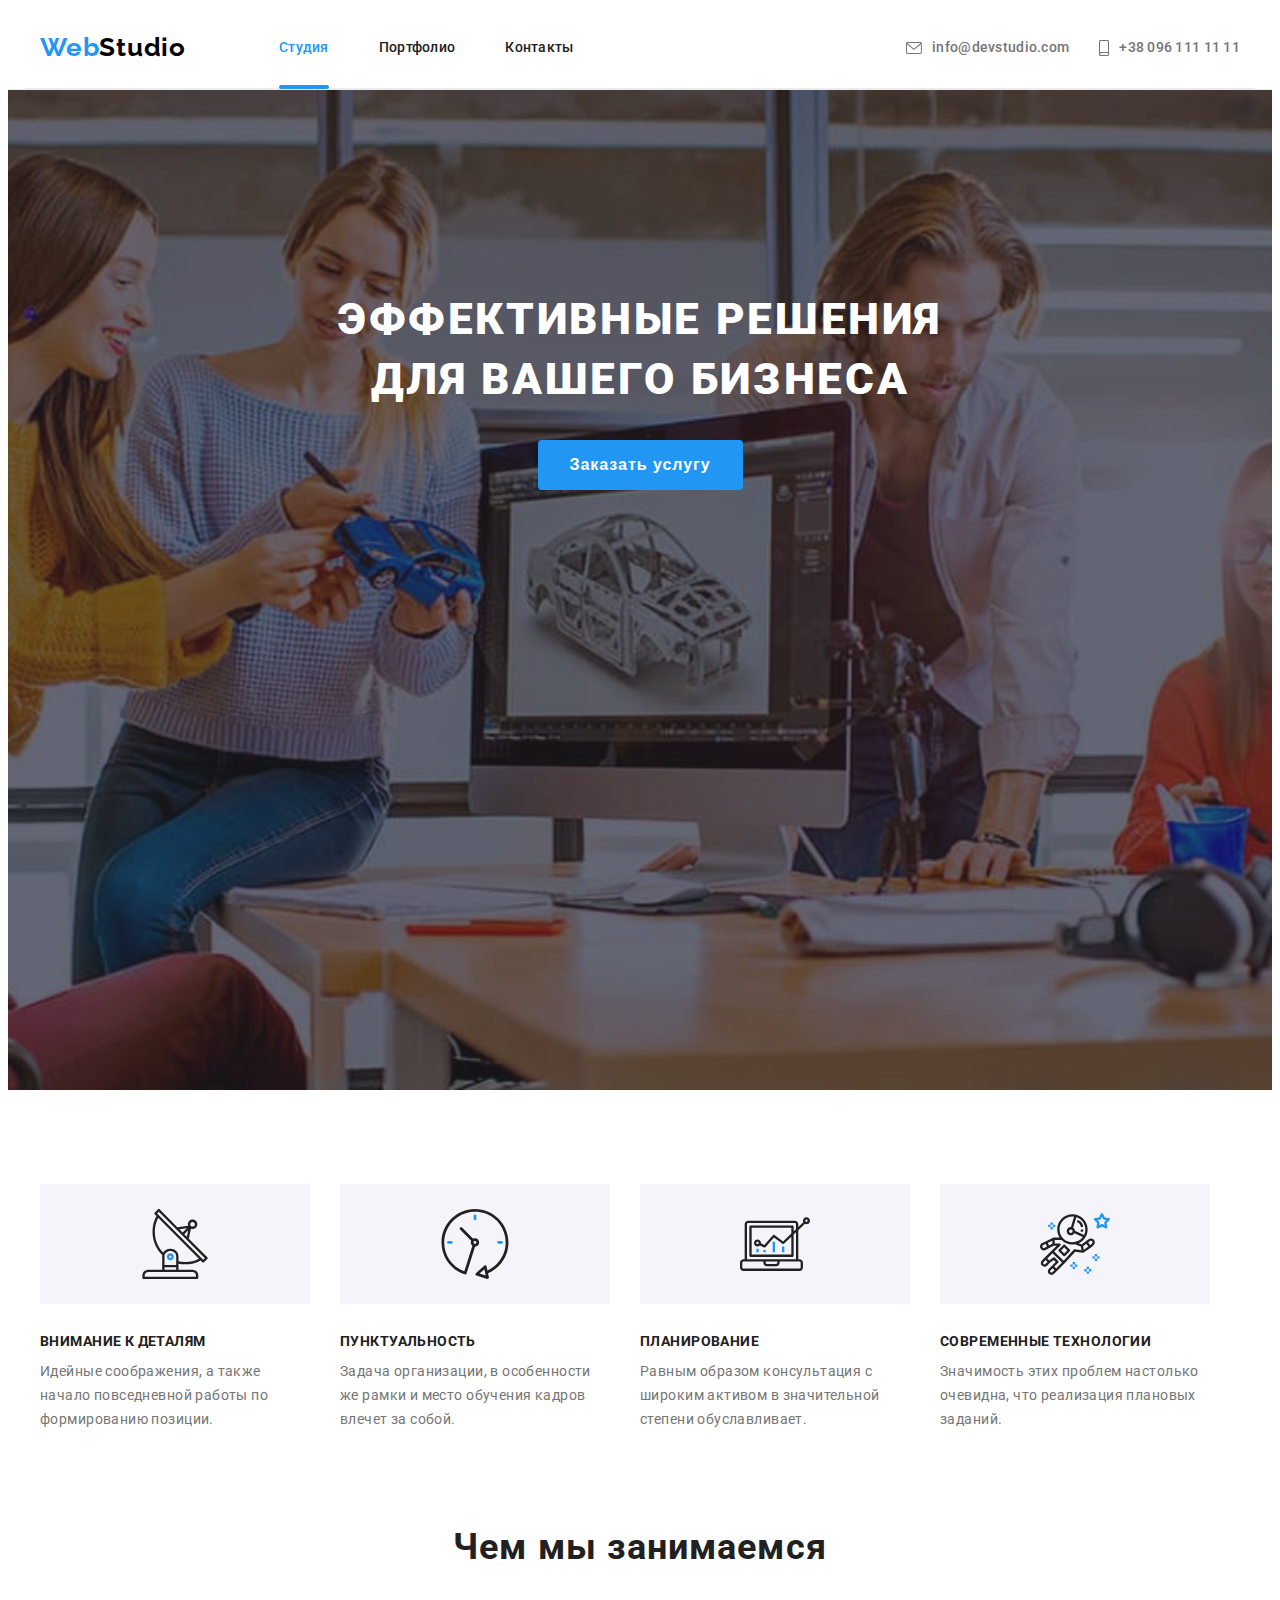
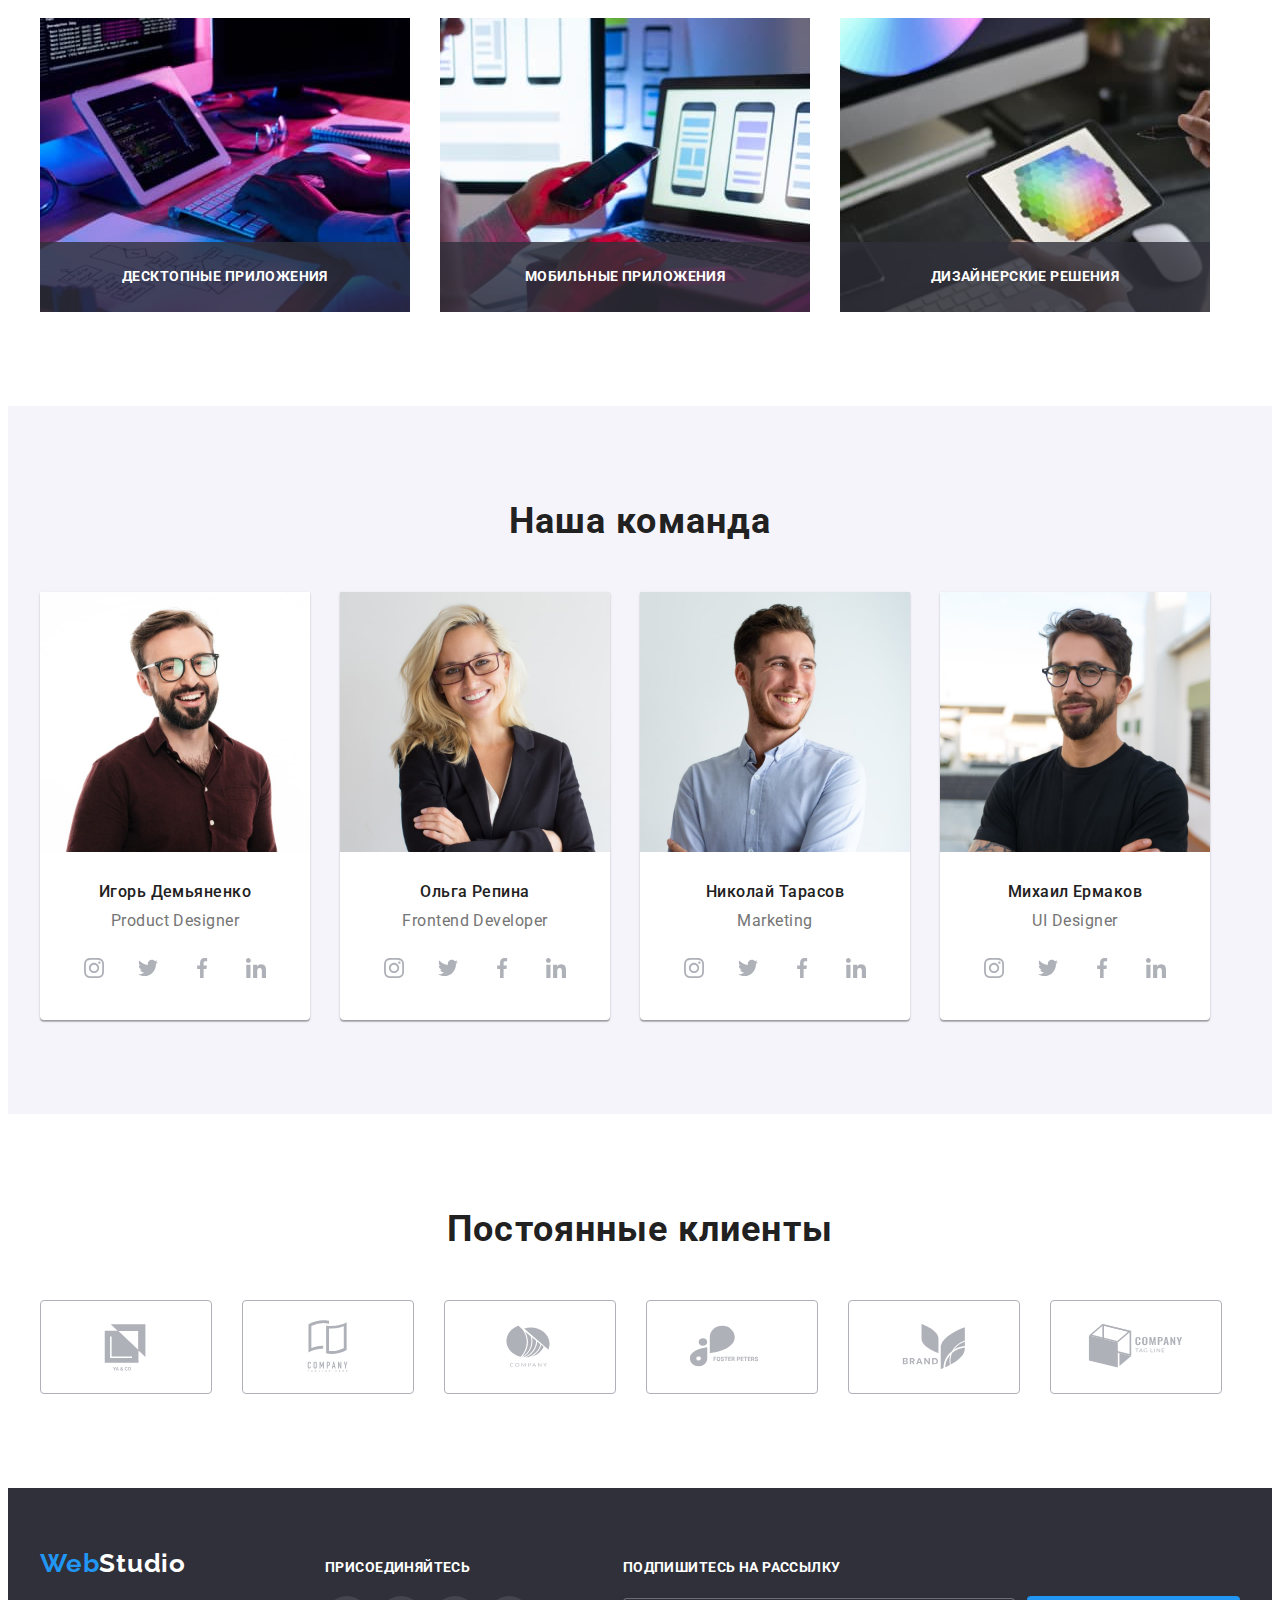
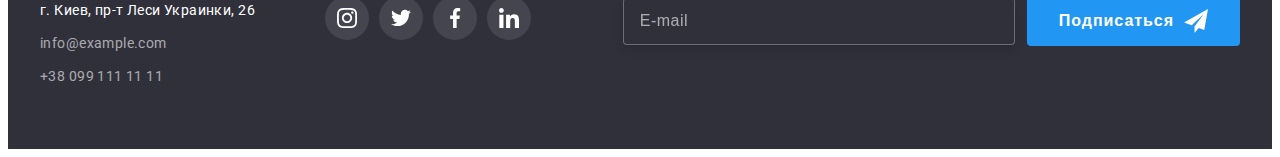
<file: index.html>
<!DOCTYPE html>
<html lang="ru">
  <head>
    <meta charset="UTF-8" />
    <meta http-equiv="X-UA-Compatible" content="IE=edge" />
    <meta name="viewport" content="width=device-width, initial-scale=1.0" />
    <title>WebStudio</title>
    <link
      rel="stylesheet"
      href="https://cdnjs.cloudflare.com/ajax/libs/modern-normalize/1.1.0/modern-normalize.min.css"
      integrity="sha512-wpPYUAdjBVSE4KJnH1VR1HeZfpl1ub8YT/NKx4PuQ5NmX2tKuGu6U/JRp5y+Y8XG2tV+wKQpNHVUX03MfMFn9Q=="
      crossorigin="anonymous"
      referrerpolicy="no-referrer"
    />
    <link rel="preconnect" href="https://fonts.gstatic.com" crossorigin />
    <link rel="stylesheet" href="https://fonts.googleapis.com/css2?family=Raleway:wght@700&family=Roboto:wght@400;500;700;900&display=swap" />
    <link rel="stylesheet" href="./css/main.min.css" />
  </head>

  <body>
    <header class="underline">
      <div class="page-header container">
        <nav class="nav">
          <a class="logo logo__header" href="./index.html">Web<span class="logo__header--color">Studio</span></a>

          <ul class="page-header__list nav-bar">
            <li class="nav-bar__item"><a class="nav-bar__link nav-bar__current" href="./index.html">Студия</a></li>
            <li class="nav-bar__item"><a class="nav-bar__link" href="./portfolio.html">Портфолио</a></li>
            <li class="nav-bar__item"><a class="nav-bar__link" href="">Контакты</a></li>
          </ul>
        </nav>

        <ul class="page-header__list page-header__contacts">
          <li class="section__item">
            <a class="page-header__link" href="mailto:info@devstudio.com">
              <svg class="page-header__icon" width="16" height="12">
                <use href="./images/icons.svg#envelope"></use>
              </svg>
              info@devstudio.com
            </a>
          </li>

          <li class="section__item">
            <a class="page-header__link" href="tel:+380961111111">
              <svg class="page-header__icon" width="10" height="16">
                <use href="./images/icons.svg#smartphone"></use>
              </svg>
              +38 096 111 11 11
            </a>
          </li>
        </ul>
      </div>
    </header>

    <main>
      <!--Hero section-->
      <section class="hero">
        <div class="container">
          <h1 class="hero__title">Эффективные решения <br />для вашего бизнеса</h1>
          <button class="button" type="button" data-modal-open>Заказать услугу</button>
        </div>
      </section>

      <!--Features section-->
      <section class="section">
        <div class="container">
          <h2 class="visually-hidden">Наши особенности</h2>

          <ul class="section__list">
            <li class="section__item features">
              <div class="features__box">
                <svg width="70" height="70">
                  <use href="./images/icons.svg#antenna"></use>
                </svg>
              </div>
              <h3 class="features__title">Внимание к деталям</h3>
              <p class="features__text">Идейные соображения, а также начало повседневной работы по формированию позиции.</p>
            </li>

            <li class="section__item features">
              <div class="features__box">
                <svg width="70" height="70">
                  <use href="./images/icons.svg#clock"></use>
                </svg>
              </div>
              <h3 class="features__title">Пунктуальность</h3>
              <p class="features__text">Задача организации, в особенности же рамки и место обучения кадров влечет за собой.</p>
            </li>

            <li class="section__item features">
              <div class="features__box">
                <svg width="70" height="70">
                  <use href="./images/icons.svg#diagram"></use>
                </svg>
              </div>
              <h3 class="features__title">Планирование</h3>
              <p class="features__text">Равным образом консультация с широким активом в значительной степени обуславливает.</p>
            </li>

            <li class="section__item features">
              <div class="features__box">
                <svg width="70" height="70">
                  <use href="./images/icons.svg#astronaut"></use>
                </svg>
              </div>
              <h3 class="features__title">Современные технологии</h3>
              <p class="features__text">Значимость этих проблем настолько очевидна, что реализация плановых заданий.</p>
            </li>
          </ul>
        </div>
      </section>

      <!--Works section-->
      <section class="section section--no-padding-top">
        <div class="container">
          <h2 class="section__title">Чем мы занимаемся</h2>
          <ul class="section__list">
            <li class="section__item">
              <div class="section__box">
                <img src="./images/desktop-applications.jpg" alt="Десктопные приложения" width="370" />
                <p class="section__text">Десктопные приложения</p>
              </div>
            </li>

            <li class="section__item">
              <div class="section__box">
                <img src="./images/mobile-applications.jpg" alt="Мобильные приложения" width="370" />
                <p class="section__text">Мобильные приложения</p>
              </div>
            </li>

            <li class="section__item">
              <div class="section__box">
                <img src="./images/design-solutions.jpg" alt="Дизайнерские решения" width="370" />
                <p class="section__text">Дизайнерские решения</p>
              </div>
            </li>
          </ul>
        </div>
      </section>

      <!--Team section-->
      <section class="section section--color">
        <div class="container">
          <h2 class="section__title">Наша команда</h2>
          <ul class="section__list">
            <li class="section__item card">
              <img src="./images/team-card-igor.jpg" alt="Игорь" width="270" />
              <div class="card__box">
                <h3 class="card__title">Игорь Демьяненко</h3>
                <p class="card__text">Product Designer</p>

                <ul class="section__list">
                  <li class="card__list">
                    <a class="card__link" href="">
                      <svg width="20" height="20">
                        <use href="./images/icons.svg#instagram"></use>
                      </svg>
                    </a>
                  </li>

                  <li class="card__list">
                    <a class="card__link" href="">
                      <svg width="20" height="20">
                        <use href="./images/icons.svg#twitter"></use>
                      </svg>
                    </a>
                  </li>

                  <li class="card__list">
                    <a class="card__link" href="">
                      <svg width="20" height="20">
                        <use href="./images/icons.svg#facebook"></use>
                      </svg>
                    </a>
                  </li>

                  <li class="card__list">
                    <a class="card__link" href="">
                      <svg width="20" height="20">
                        <use href="./images/icons.svg#linkedin"></use>
                      </svg>
                    </a>
                  </li>
                </ul>
              </div>
            </li>

            <li class="section__item card">
              <img src="./images/team-card-olga.jpg" alt="Ольга" width="270" />
              <div class="card__box">
                <h3 class="card__title">Ольга Репина</h3>
                <p class="card__text">Frontend Developer</p>
                <ul class="section__list">
                  <li class="card__list">
                    <a class="card__link" href="">
                      <svg width="20" height="20">
                        <use href="./images/icons.svg#instagram"></use>
                      </svg>
                    </a>
                  </li>

                  <li class="card__list">
                    <a class="card__link" href="">
                      <svg width="20" height="20">
                        <use href="./images/icons.svg#twitter"></use>
                      </svg>
                    </a>
                  </li>

                  <li class="card__list">
                    <a class="card__link" href="">
                      <svg width="20" height="20">
                        <use href="./images/icons.svg#facebook"></use>
                      </svg>
                    </a>
                  </li>

                  <li class="card__list">
                    <a class="card__link" href="">
                      <svg width="20" height="20">
                        <use href="./images/icons.svg#linkedin"></use>
                      </svg>
                    </a>
                  </li>
                </ul>
              </div>
            </li>

            <li class="section__item card">
              <img src="./images/team-card-nikolay.jpg" alt="Николай" width="270" />
              <div class="card__box">
                <h3 class="card__title">Николай Тарасов</h3>
                <p class="card__text">Marketing</p>
                <ul class="section__list">
                  <li class="card__list">
                    <a class="card__link" href="">
                      <svg width="20" height="20">
                        <use href="./images/icons.svg#instagram"></use>
                      </svg>
                    </a>
                  </li>

                  <li class="card__list">
                    <a class="card__link" href="">
                      <svg width="20" height="20">
                        <use href="./images/icons.svg#twitter"></use>
                      </svg>
                    </a>
                  </li>

                  <li class="card__list">
                    <a class="card__link" href="">
                      <svg width="20" height="20">
                        <use href="./images/icons.svg#facebook"></use>
                      </svg>
                    </a>
                  </li>

                  <li class="card__list">
                    <a class="card__link" href="">
                      <svg width="20" height="20">
                        <use href="./images/icons.svg#linkedin"></use>
                      </svg>
                    </a>
                  </li>
                </ul>
              </div>
            </li>

            <li class="section__item card">
              <img src="./images/team-card-michael.jpg" alt="Михаил" width="270" />
              <div class="card__box">
                <h3 class="card__title">Михаил Ермаков</h3>
                <p class="card__text">UI Designer</p>
                <ul class="section__list">
                  <li class="card__list">
                    <a class="card__link" href="">
                      <svg width="20" height="20">
                        <use href="./images/icons.svg#instagram"></use>
                      </svg>
                    </a>
                  </li>

                  <li class="card__list">
                    <a class="card__link" href="">
                      <svg width="20" height="20">
                        <use href="./images/icons.svg#twitter"></use>
                      </svg>
                    </a>
                  </li>

                  <li class="card__list">
                    <a class="card__link" href="">
                      <svg width="20" height="20">
                        <use href="./images/icons.svg#facebook"></use>
                      </svg>
                    </a>
                  </li>

                  <li class="card__list">
                    <a class="card__link" href="">
                      <svg width="20" height="20">
                        <use href="./images/icons.svg#linkedin"></use>
                      </svg>
                    </a>
                  </li>
                </ul>
              </div>
            </li>
          </ul>
        </div>
      </section>

      <!-- Clients section -->
      <section class="section">
        <div class="container">
          <h2 class="section__title">Постоянные клиенты</h2>

          <ul class="section__list">
            <li class="section__item">
              <a class="section__link" href="">
                <svg width="106" height="60">
                  <use href="./images/icons.svg#company-1"></use>
                </svg>
              </a>
            </li>

            <li class="section__item">
              <a class="section__link" href="">
                <svg width="106" height="60">
                  <use href="./images/icons.svg#company-2"></use>
                </svg>
              </a>
            </li>

            <li class="section__item">
              <a class="section__link" href="">
                <svg width="106" height="60">
                  <use href="./images/icons.svg#company-3"></use>
                </svg>
              </a>
            </li>

            <li class="section__item">
              <a class="section__link" href="">
                <svg width="106" height="60">
                  <use href="./images/icons.svg#company-4"></use>
                </svg>
              </a>
            </li>

            <li class="section__item">
              <a class="section__link" href="">
                <svg width="106" height="60">
                  <use href="./images/icons.svg#company-5"></use>
                </svg>
              </a>
            </li>

            <li class="section__item">
              <a class="section__link" href="">
                <svg width="106" height="60">
                  <use href="./images/icons.svg#company-6"></use>
                </svg>
              </a>
            </li>
          </ul>
        </div>
      </section>
    </main>

    <!-- Footer section -->
    <footer class="page-footer">
      <div class="container page-footer__box">
        <div>
          <a href="./index.html" class="logo logo__footer">Web<span class="logo__footer--color">Studio</span></a>

          <address class="contacts">
            <p class="contacts__text">г. Киев, пр-т Леси Украинки, 26</p>

            <ul class="contacts__list">
              <li class="contacts__item">
                <a class="contacts__link" href="mailto:info@example.com">info@example.com</a>
              </li>

              <li class="contacts__item">
                <a class="contacts__link" href="tel:+380991111111">+38 099 111 11 11</a>
              </li>
            </ul>
          </address>
        </div>

        <div class="page-footer__box--indent">
          <p class="page-footer__title">присоединяйтесь</p>

          <ul class="section__list">
            <li class="card__list">
              <a class="card__link card__link--color" href="">
                <svg width="20" height="20">
                  <use href="./images/icons.svg#instagram"></use>
                </svg>
              </a>
            </li>

            <li class="card__list">
              <a class="card__link card__link--color" href="">
                <svg width="20" height="20">
                  <use href="./images/icons.svg#twitter"></use>
                </svg>
              </a>
            </li>

            <li class="card__list">
              <a class="card__link card__link--color" href="">
                <svg width="20" height="20">
                  <use href="./images/icons.svg#facebook"></use>
                </svg>
              </a>
            </li>

            <li class="card__list">
              <a class="card__link card__link--color" href="">
                <svg width="20" height="20">
                  <use href="./images/icons.svg#linkedin"></use>
                </svg>
              </a>
            </li>
          </ul>
        </div>

        <form class="page-footer__form js-user-form">
          <p class="page-footer__title">Подпишитесь на рассылку</p>
          <div class="page-footer__box--type">
            <label class="page-footer__label">
              <input class="page-footer__input" type="email" name="mail" placeholder="E-mail" />
            </label>
            <button class="button page-footer__box--type" type="submit">
              Подписаться
              <svg class="page-footer__icon" width="24" height="24">
                <use href="./images/icons.svg#icon-send"></use>
              </svg>
            </button>
          </div>
        </form>
      </div>
    </footer>
    <!-- Модальное окно -->
    <div class="backdrop is-hidden" data-modal>
      <div class="modal">
        <button class="modal__button" type="button" data-modal-close>
          <svg width="18" height="18">
            <use href="./images/icons.svg#close-button"></use>
          </svg>
        </button>

        <form class="form js-user-form">
          <p class="form__title">Оставьте свои данные, мы вам перезвоним</p>

          <label class="form__field">
            <span class="form__name">Имя</span>
            <input class="form__input" type="text" name="name" />
            <svg class="form__icon" width="18" height="18">
              <use href="./images/icons.svg#form-person"></use>
            </svg>
          </label>

          <label class="form__field">
            <span class="form__name">Телефон</span>
            <input class="form__input" type="tel" name="tel" />
            <svg class="form__icon" width="18" height="18">
              <use href="./images/icons.svg#form-phone"></use>
            </svg>
          </label>

          <label class="form__field">
            <span class="form__name">Почта</span>
            <input class="form__input" type="email" name="mail" />
            <svg class="form__icon" width="18" height="18">
              <use href="./images/icons.svg#form-email"></use>
            </svg>
          </label>

          <label class="comment">
            <span class="form__name">Комментарий</span>
            <textarea class="comment__area" name="comment" placeholder="Введите текст"></textarea>
          </label>

          <label class="form__label">
            <input class="checkbox visually-hidden" type="checkbox" name="conditions" />
            <span class="form__checkbox"></span>
            <span>Соглашаюсь с рассылкой и принимаю</span>
            <a class="form__link" href="">Условия договора</a>
          </label>

          <button class="button form__button" type="submit">Отправить</button>
        </form>
      </div>
    </div>

    <!-- Скрипты-->
    <script src="./js/modal.js"></script>
    <script>
      (() => {
        document.querySelector('.js-user-form').addEventListener('submit', e => {
          e.preventDefault();

          new FormData(e.currentTarget).forEach((value, name) => console.log(`${name}: ${value}`));

          e.currentTarget.reset();
        });
      })();
    </script>
  </body>
</html>
</file>
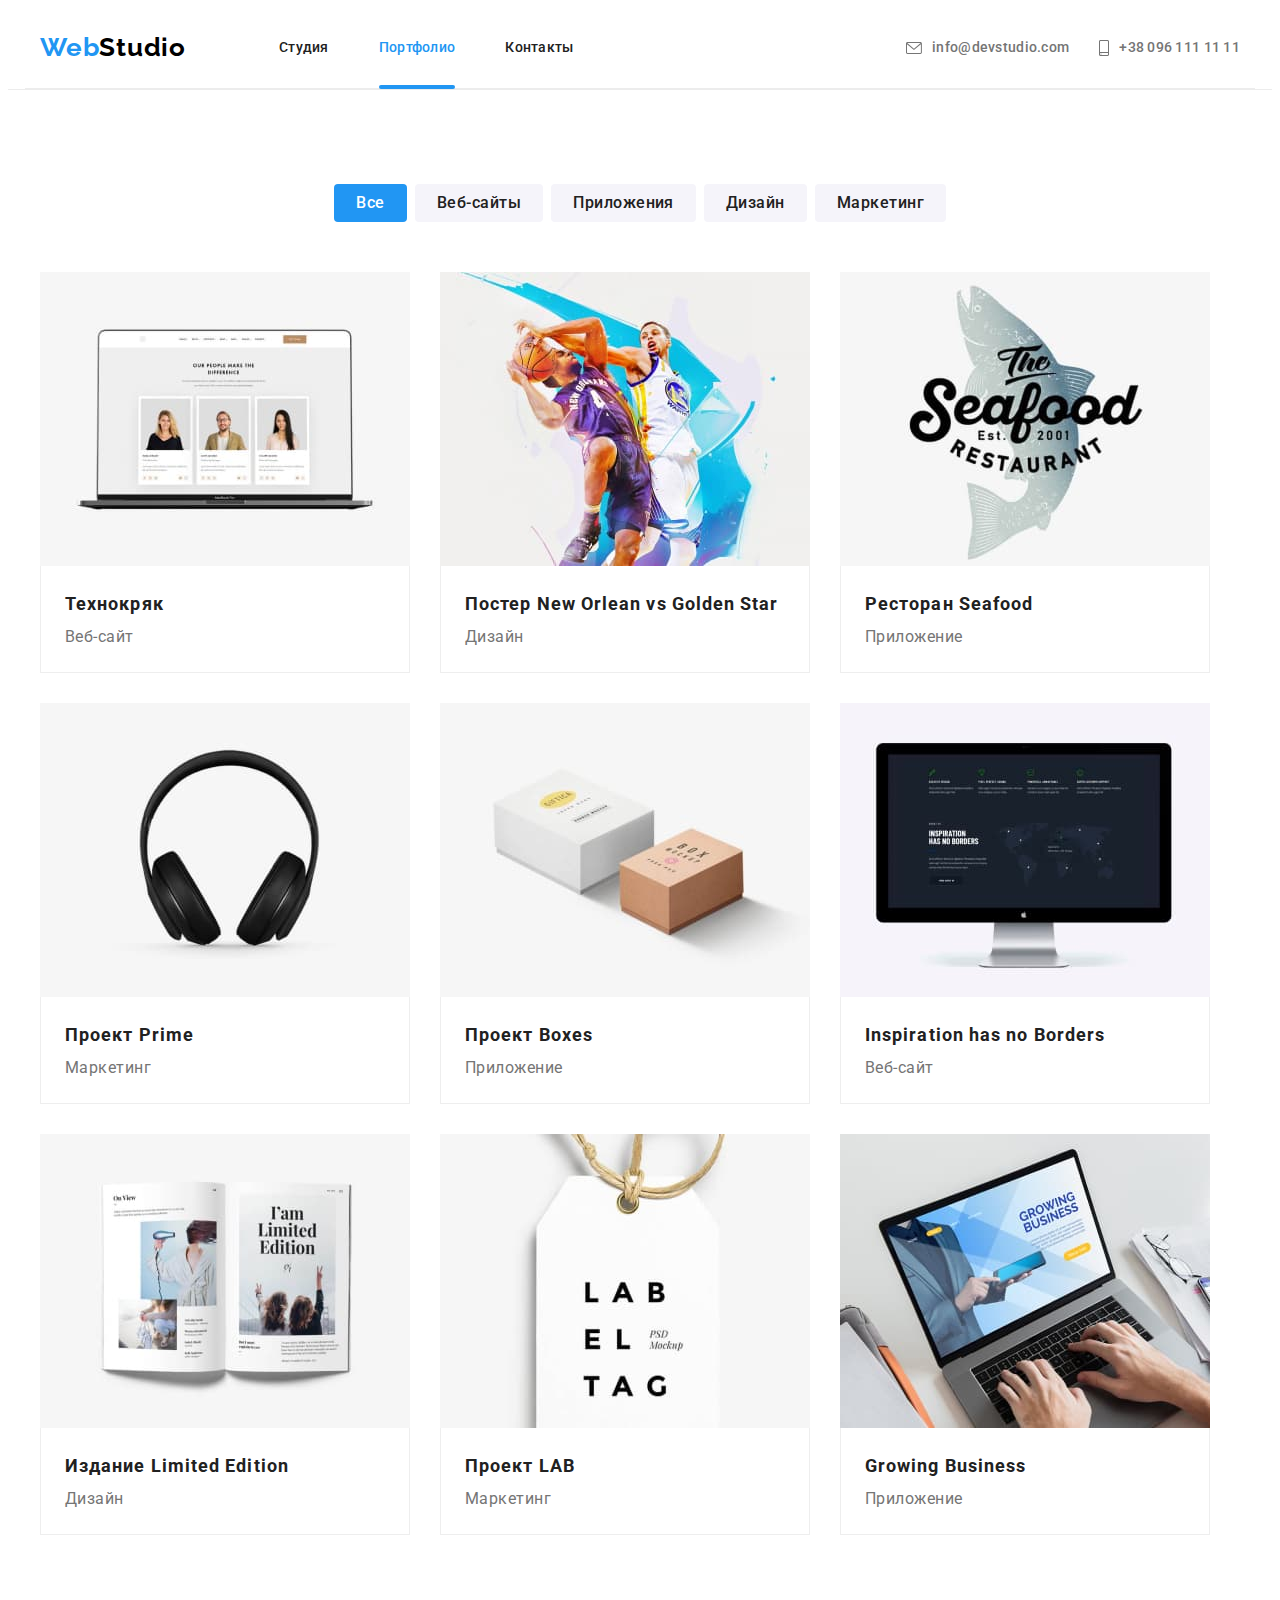
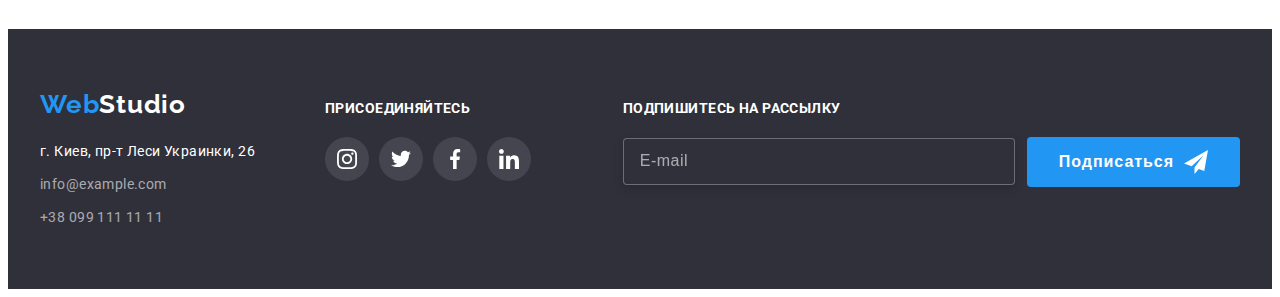
<file: portfolio.html>
<!DOCTYPE html>
<html lang="ru">
  <head>
    <meta charset="UTF-8" />
    <meta http-equiv="X-UA-Compatible" content="IE=edge" />
    <meta name="viewport" content="width=device-width, initial-scale=1.0" />
    <title>WebStudio</title>
    <link
      rel="stylesheet"
      href="https://cdnjs.cloudflare.com/ajax/libs/modern-normalize/1.1.0/modern-normalize.min.css"
      integrity="sha512-wpPYUAdjBVSE4KJnH1VR1HeZfpl1ub8YT/NKx4PuQ5NmX2tKuGu6U/JRp5y+Y8XG2tV+wKQpNHVUX03MfMFn9Q=="
      crossorigin="anonymous"
      referrerpolicy="no-referrer"
    />
    <link rel="preconnect" href="https://fonts.gstatic.com" crossorigin />
    <link rel="stylesheet" href="https://fonts.googleapis.com/css2?family=Raleway:wght@700&family=Roboto:wght@400;500;700;900&display=swap" />
    <link rel="stylesheet" href="./css/main.min.css" />
  </head>

  <body>
    <header class="underline">
      <div class="page-header container">
        <nav class="nav">
          <a class="logo logo__header" href="./index.html">Web<span class="logo__header--color">Studio</span></a>

          <ul class="page-header__list nav-bar">
            <li class="nav-bar__item"><a class="nav-bar__link" href="./index.html">Студия</a></li>
            <li class="nav-bar__item"><a class="nav-bar__link nav-bar__current" href="./portfolio.html">Портфолио</a></li>
            <li class="nav-bar__item"><a class="nav-bar__link" href="">Контакты</a></li>
          </ul>
        </nav>

        <ul class="page-header__list page-header__contacts">
          <li class="section__item">
            <a class="page-header__link" href="mailto:info@devstudio.com">
              <svg class="page-header__icon" width="16" height="12">
                <use href="./images/icons.svg#envelope"></use>
              </svg>
              info@devstudio.com
            </a>
          </li>

          <li class="section__item">
            <a class="page-header__link" href="tel:+380961111111">
              <svg class="page-header__icon" width="10" height="16">
                <use href="./images/icons.svg#smartphone"></use>
              </svg>
              +38 096 111 11 11
            </a>
          </li>
        </ul>
      </div>
    </header>

    <main>
      <section class="section">
        <div class="container">
          <h1 class="visually-hidden">Портфолио</h1>
          <ul class="filter">
            <li class="filter__item">
              <button class="filter__button filter__button--current" type="button">Все</button>
            </li>
            <li class="filter__item">
              <button class="filter__button" type="button">Веб-сайты</button>
            </li>
            <li class="filter__item">
              <button class="filter__button" type="button">Приложения</button>
            </li>
            <li class="filter__item">
              <button class="filter__button" type="button">Дизайн</button>
            </li>
            <li class="filter__item">
              <button class="filter__button" type="button">Маркетинг</button>
            </li>
          </ul>

          <ul class="product">
            <li class="product__item">
              <a class="product__link" href="">
                <div class="product__box">
                  <img src="./images/tekhnokryak-project.jpg" alt="Технокряк" width="370" />
                  <div class="product__overlay">
                    <p class="product__text">
                      Технокряк это современная площадка распространения коронавируса. Компании используют эту платформу для цифрового шпионажа и атак на защищённые сервера конкурентов.
                    </p>
                  </div>
                </div>
                <div class="product__wrapper">
                  <h2 class="product__title">Технокряк</h2>
                  <p class="product__category">Веб-сайт</p>
                </div>
              </a>
            </li>

            <li class="product__item">
              <a class="product__link" href="">
                <div class="product__box">
                  <img src="./images/basketball-match-poster.jpg" alt="Постер New Orlean vs Golden Star" width="370" />
                  <div class="product__overlay">
                    <p class="product__text">
                      Lorem, ipsum dolor sit amet consectetur adipisicing elit. Enim tempore quisquam quidem eius dolore vitae cum iure, fugiat asperiores pariatur earum, voluptas blanditiis
                      distinctio obcaecati fuga itaque quis veniam accusantium. Hic ab quo illo consequuntur labore possimus totam provident est alias sapiente dolor qui, cumque atque error quasi?
                      Aut, consequuntur.
                    </p>
                  </div>
                </div>
                <div class="product__wrapper">
                  <h2 class="product__title">Постер New Orlean vs Golden Star</h2>
                  <p class="product__category">Дизайн</p>
                </div>
              </a>
            </li>

            <li class="product__item">
              <a class="product__link" href="">
                <div class="product__box">
                  <img src="./images/seafood-restaurant.jpg" alt="Ресторан Seafood" width="370" />
                  <div class="product__overlay">
                    <p class="product__text">
                      Lorem, ipsum dolor sit amet consectetur adipisicing elit. Enim tempore quisquam quidem eius dolore vitae cum iure, fugiat asperiores pariatur earum, voluptas blanditiis
                      distinctio obcaecati fuga itaque quis veniam accusantium. Hic ab quo illo consequuntur labore possimus totam provident est alias sapiente dolor qui, cumque atque error quasi?
                      Aut, consequuntur.
                    </p>
                  </div>
                </div>
                <div class="product__wrapper">
                  <h2 class="product__title">Ресторан Seafood</h2>
                  <p class="product__category">Приложение</p>
                </div>
              </a>
            </li>

            <li class="product__item">
              <a class="product__link" href="">
                <div class="product__box">
                  <img src="./images/prime-project.jpg" alt="Проект Prime" width="370" />
                  <div class="product__overlay">
                    <p class="product__text">
                      Lorem, ipsum dolor sit amet consectetur adipisicing elit. Enim tempore quisquam quidem eius dolore vitae cum iure, fugiat asperiores pariatur earum, voluptas blanditiis
                      distinctio obcaecati fuga itaque quis veniam accusantium. Hic ab quo illo consequuntur labore possimus totam provident est alias sapiente dolor qui, cumque atque error quasi?
                      Aut, consequuntur.
                    </p>
                  </div>
                </div>
                <div class="product__wrapper">
                  <h2 class="product__title">Проект Prime</h2>
                  <p class="product__category">Маркетинг</p>
                </div>
              </a>
            </li>

            <li class="product__item">
              <a class="product__link" href="">
                <div class="product__box">
                  <img src="./images/boxes-project.jpg" alt="Проект Boxes" width="370" />
                  <div class="product__overlay">
                    <p class="product__text">
                      Lorem, ipsum dolor sit amet consectetur adipisicing elit. Enim tempore quisquam quidem eius dolore vitae cum iure, fugiat asperiores pariatur earum, voluptas blanditiis
                      distinctio obcaecati fuga itaque quis veniam accusantium. Hic ab quo illo consequuntur labore possimus totam provident est alias sapiente dolor qui, cumque atque error quasi?
                      Aut, consequuntur.
                    </p>
                  </div>
                </div>
                <div class="product__wrapper">
                  <h2 class="product__title">Проект Boxes</h2>
                  <p class="product__category">Приложение</p>
                </div>
              </a>
            </li>

            <li class="product__item">
              <a class="product__link" href="">
                <div class="product__box">
                  <img src="./images/inspiration-has-no-borders-project.jpg" alt="Inspiration has no Borders" width="370" />
                  <div class="product__overlay">
                    <p class="product__text">
                      Lorem, ipsum dolor sit amet consectetur adipisicing elit. Enim tempore quisquam quidem eius dolore vitae cum iure, fugiat asperiores pariatur earum, voluptas blanditiis
                      distinctio obcaecati fuga itaque quis veniam accusantium. Hic ab quo illo consequuntur labore possimus totam provident est alias sapiente dolor qui, cumque atque error quasi?
                      Aut, consequuntur.
                    </p>
                  </div>
                </div>
                <div class="product__wrapper">
                  <h2 class="product__title">Inspiration has no Borders</h2>
                  <p class="product__category">Веб-сайт</p>
                </div>
              </a>
            </li>

            <li class="product__item">
              <a class="product__link" href="">
                <div class="product__box">
                  <img src="./images/limited-edition-pub.jpg" alt="Издание Limited Edition" width="370" />
                  <div class="product__overlay">
                    <p class="product__text">
                      Lorem, ipsum dolor sit amet consectetur adipisicing elit. Enim tempore quisquam quidem eius dolore vitae cum iure, fugiat asperiores pariatur earum, voluptas blanditiis
                      distinctio obcaecati fuga itaque quis veniam accusantium. Hic ab quo illo consequuntur labore possimus totam provident est alias sapiente dolor qui, cumque atque error quasi?
                      Aut, consequuntur.
                    </p>
                  </div>
                </div>
                <div class="product__wrapper">
                  <h2 class="product__title">Издание Limited Edition</h2>
                  <p class="product__category">Дизайн</p>
                </div>
              </a>
            </li>

            <li class="product__item">
              <a class="product__link" href="">
                <div class="product__box">
                  <img src="./images/lab-project.jpg" alt="Проект LAB" width="370" />
                  <div class="product__overlay">
                    <p class="product__text">
                      Lorem, ipsum dolor sit amet consectetur adipisicing elit. Enim tempore quisquam quidem eius dolore vitae cum iure, fugiat asperiores pariatur earum, voluptas blanditiis
                      distinctio obcaecati fuga itaque quis veniam accusantium. Hic ab quo illo consequuntur labore possimus totam provident est alias sapiente dolor qui, cumque atque error quasi?
                      Aut, consequuntur.
                    </p>
                  </div>
                </div>
                <div class="product__wrapper">
                  <h2 class="product__title">Проект LAB</h2>
                  <p class="product__category">Маркетинг</p>
                </div>
              </a>
            </li>

            <li class="product__item">
              <a class="product__link" href="">
                <div class="product__box">
                  <img src="./images/growing-business-project.jpg" alt="Growing Business" width="370" />
                  <div class="product__overlay">
                    <p class="product__text">
                      Lorem, ipsum dolor sit amet consectetur adipisicing elit. Enim tempore quisquam quidem eius dolore vitae cum iure, fugiat asperiores pariatur earum, voluptas blanditiis
                      distinctio obcaecati fuga itaque quis veniam accusantium. Hic ab quo illo consequuntur labore possimus totam provident est alias sapiente dolor qui, cumque atque error quasi?
                      Aut, consequuntur.
                    </p>
                  </div>
                </div>
                <div class="product__wrapper">
                  <h2 class="product__title">Growing Business</h2>
                  <p class="product__category">Приложение</p>
                </div>
              </a>
            </li>
          </ul>
        </div>
      </section>
    </main>

    <!-- Footer section -->
    <footer class="page-footer">
      <div class="container page-footer__box">
        <div>
          <a href="./index.html" class="logo logo__footer">Web<span class="logo__footer--color">Studio</span></a>

          <address class="contacts">
            <p class="contacts__text">г. Киев, пр-т Леси Украинки, 26</p>

            <ul class="contacts__list">
              <li class="contacts__item">
                <a class="contacts__link" href="mailto:info@example.com">info@example.com</a>
              </li>

              <li class="contacts__item">
                <a class="contacts__link" href="tel:+380991111111">+38 099 111 11 11</a>
              </li>
            </ul>
          </address>
        </div>

        <div class="page-footer__box--indent">
          <p class="page-footer__title">присоединяйтесь</p>

          <ul class="section__list">
            <li class="card__list">
              <a class="card__link card__link--color" href="">
                <svg width="20" height="20">
                  <use href="./images/icons.svg#instagram"></use>
                </svg>
              </a>
            </li>

            <li class="card__list">
              <a class="card__link card__link--color" href="">
                <svg width="20" height="20">
                  <use href="./images/icons.svg#twitter"></use>
                </svg>
              </a>
            </li>

            <li class="card__list">
              <a class="card__link card__link--color" href="">
                <svg width="20" height="20">
                  <use href="./images/icons.svg#facebook"></use>
                </svg>
              </a>
            </li>

            <li class="card__list">
              <a class="card__link card__link--color" href="">
                <svg width="20" height="20">
                  <use href="./images/icons.svg#linkedin"></use>
                </svg>
              </a>
            </li>
          </ul>
        </div>

        <form class="page-footer__form js-user-form">
          <p class="page-footer__title">Подпишитесь на рассылку</p>
          <div class="page-footer__box--type">
            <label class="page-footer__label">
              <input class="page-footer__input" type="email" name="mail" placeholder="E-mail" />
            </label>
            <button class="button page-footer__box--type" type="submit">
              Подписаться
              <svg class="page-footer__icon" width="24" height="24">
                <use href="./images/icons.svg#icon-send"></use>
              </svg>
            </button>
          </div>
        </form>
      </div>
    </footer>
  </body>
</html>
</file>
<file: css/main.min.css>
.visually-hidden{position:absolute;width:1px;height:1px;margin:-1px;border:0;padding:0;white-space:nowrap;-webkit-clip-path:inset(100%);clip-path:inset(100%);clip:rect(0 0 0 0);overflow:hidden}body{background-color:#fff;color:#757575;font-family:"Roboto",sans-serif;font-weight:400;font-size:14px}h1,h2,h3,h4,h5,h6,p,ul{margin:0}img{display:block;max-width:100%;height:auto}.container{margin-right:auto;margin-left:auto;padding-right:15px;padding-left:15px;width:1200px}.section{padding-top:94px;padding-bottom:94px}.section--no-padding-top{padding-top:0}.section--color{background-color:#f5f4fa}.section__list{display:-webkit-box;display:-ms-flexbox;display:flex;list-style:none;padding:0;margin:0}.section__title{color:#212121;font-size:36px;line-height:1.17;text-align:center;letter-spacing:0.03em;margin-top:0;margin-bottom:50px}.section__item:not(:last-child){margin-right:30px}.section__box{position:relative}.section__text{position:absolute;bottom:0;left:0;display:-webkit-box;display:-ms-flexbox;display:flex;-webkit-box-align:center;-ms-flex-align:center;align-items:center;-webkit-box-pack:center;-ms-flex-pack:center;justify-content:center;width:100%;height:70px;font-weight:700;line-height:1.14;letter-spacing:0.03em;text-transform:uppercase;color:#fff;background-color:rgba(47,48,58,0.8)}.section__link{display:-webkit-box;display:-ms-flexbox;display:flex;-webkit-box-pack:center;-ms-flex-pack:center;justify-content:center;-webkit-box-align:center;-ms-flex-align:center;align-items:center;width:170px;height:92px;fill:#afb1b8;border:1px solid #afb1b8;border-radius:4px;-webkit-transition-property:border-color,fill;transition-property:border-color,fill;-webkit-transition-duration:250ms;transition-duration:250ms;-webkit-transition-timing-function:cubic-bezier(0.4, 0, 0.2, 1);transition-timing-function:cubic-bezier(0.4, 0, 0.2, 1)}.section__link:hover,.section__link:focus{fill:#2196f3;border-color:#2196f3}.underline{border-bottom:1px solid #ececec}.page-header{display:-webkit-box;display:-ms-flexbox;display:flex;-webkit-box-align:center;-ms-flex-align:center;align-items:center;border-bottom:1px solid #ececec}.page-header__list{display:-webkit-box;display:-ms-flexbox;display:flex;list-style:none;padding:0;margin:0;font-weight:500;font-size:inherit;line-height:1.14;letter-spacing:0.02em}.page-header__contacts{margin-left:auto}.page-header__icon{fill:currentColor;margin-right:10px}.page-header__link{padding-top:32px;padding-bottom:32px;color:inherit;display:-webkit-inline-box;display:-ms-inline-flexbox;display:inline-flex;-webkit-box-align:center;-ms-flex-align:center;align-items:center;text-decoration:none;-webkit-transition-property:color;transition-property:color;-webkit-transition-duration:250ms;transition-duration:250ms;-webkit-transition-timing-function:cubic-bezier(0.4, 0, 0.2, 1);transition-timing-function:cubic-bezier(0.4, 0, 0.2, 1)}.page-header__link:hover,.page-header__link:focus{color:#2196f3}.logo{display:block;font-family:'Raleway', sans-serif;font-weight:700;font-size:26px;line-height:1.19;letter-spacing:0.03em;color:#2196f3;text-decoration:none}.logo__header{padding-top:24px;padding-bottom:25px}.logo__header--color{color:#000}.logo__footer{margin-bottom:20px}.logo__footer--color{color:#fff}.nav{display:-webkit-box;display:-ms-flexbox;display:flex;-webkit-box-align:center;-ms-flex-align:center;align-items:center}.nav-bar{margin-left:93px}.nav-bar__item:not(:last-child){margin-right:50px}.nav-bar__link{position:relative;display:block;padding-top:32px;padding-bottom:32px;color:#212121;text-decoration:none;-webkit-transition-property:color;transition-property:color;-webkit-transition-duration:250ms;transition-duration:250ms;-webkit-transition-timing-function:cubic-bezier(0.4, 0, 0.2, 1);transition-timing-function:cubic-bezier(0.4, 0, 0.2, 1)}.nav-bar__link:hover,.nav-bar__link:focus{color:#2196f3}.nav-bar__current{color:#2196f3}.nav-bar__link::after,.nav-bar__current::after{content:'';position:absolute;left:0;bottom:-1px;display:block;width:100%;height:4px;border-radius:2px;background-color:#2196f3;-webkit-transform:scaleX(0);transform:scaleX(0);-webkit-transition-property:-webkit-transform;transition-property:-webkit-transform;transition-property:transform;transition-property:transform, -webkit-transform;-webkit-transition-duration:250ms;transition-duration:250ms;-webkit-transition-timing-function:cubic-bezier(0.4, 0, 0.2, 1);transition-timing-function:cubic-bezier(0.4, 0, 0.2, 1)}.nav-bar__current::after{-webkit-transform:scaleX(1);transform:scaleX(1)}.nav-bar__link:hover::after,.nav-bar__link:focus::after{-webkit-transform:scaleX(1);transform:scaleX(1)}.hero{background-color:#c4c4c4;text-align:center;padding-top:200px;padding-bottom:200px;margin-left:auto;margin-right:auto;max-width:1600px;height:600px;background-image:-webkit-gradient(linear, left top, right top, from(rgba(47,48,58,0.4)), to(rgba(47,48,58,0.4))),url("../images/hero.jpg");background-image:linear-gradient(to right, rgba(47,48,58,0.4), rgba(47,48,58,0.4)),url("../images/hero.jpg");background-position:center;background-size:cover;background-repeat:no-repeat}.hero__title{color:#fff;font-size:44px;font-weight:900;line-height:1.36;text-transform:uppercase;letter-spacing:0.06em;margin-top:0;margin-bottom:30px}.button{background-color:#2196f3;color:#fff;font-weight:700;font-size:16px;line-height:1.87;letter-spacing:0.06em;-webkit-box-align:center;-ms-flex-align:center;align-items:center;border-radius:4px;padding:10px 32px;min-width:200px;height:50px;border:none;-webkit-transition-property:background-color;transition-property:background-color;-webkit-transition-duration:250ms;transition-duration:250ms;-webkit-transition-timing-function:cubic-bezier(0.4, 0, 0.2, 1);transition-timing-function:cubic-bezier(0.4, 0, 0.2, 1);cursor:pointer}.button:hover,.button:focus{background-color:#188ce8}.filter__button{font-family:inherit;font-weight:500;font-size:16px;line-height:1.62;text-align:center;letter-spacing:0.03em;border:none;border-radius:4px;padding:6px 22px;height:38px;min-width:73px;color:#212121;background-color:#f5f4fa;cursor:pointer;-webkit-transition-property:color,background-color,-webkit-box-shadow;transition-property:color,background-color,-webkit-box-shadow;transition-property:color,background-color,box-shadow;transition-property:color,background-color,box-shadow,-webkit-box-shadow;-webkit-transition-duration:250ms;transition-duration:250ms;-webkit-transition-timing-function:cubic-bezier(0.4, 0, 0.2, 1);transition-timing-function:cubic-bezier(0.4, 0, 0.2, 1)}.filter__button:hover,.filter__button:focus{background-color:#2196f3;color:#fff;-webkit-box-shadow:0px 3px 1px rgba(0,0,0,0.1),0px 1px 2px rgba(0,0,0,0.08),0px 2px 2px rgba(0,0,0,0.12);box-shadow:0px 3px 1px rgba(0,0,0,0.1),0px 1px 2px rgba(0,0,0,0.08),0px 2px 2px rgba(0,0,0,0.12)}.filter__button--current{background-color:#2196f3;color:#fff}.modal__button{position:absolute;top:8px;right:8px;display:-webkit-box;display:-ms-flexbox;display:flex;-webkit-box-pack:center;-ms-flex-pack:center;justify-content:center;-webkit-box-align:center;-ms-flex-align:center;align-items:center;padding:6px;width:30px;height:30px;border:1px solid rgba(0,0,0,0.1);border-radius:50%;background-color:#fff;cursor:pointer;-webkit-transition-property:fill;transition-property:fill;-webkit-transition-duration:250ms;transition-duration:250ms;-webkit-transition-timing-function:cubic-bezier(0.4, 0, 0.2, 1);transition-timing-function:cubic-bezier(0.4, 0, 0.2, 1)}.modal__button:hover,.modal__button:focus{fill:#2196f3}.form__button{display:block;margin-left:auto;margin-right:auto}.card{background-color:#fff;-webkit-box-shadow:0px 1px 3px rgba(0,0,0,0.12),0px 1px 1px rgba(0,0,0,0.14),0px 2px 1px rgba(0,0,0,0.2);box-shadow:0px 1px 3px rgba(0,0,0,0.12),0px 1px 1px rgba(0,0,0,0.14),0px 2px 1px rgba(0,0,0,0.2);border-radius:0 0 4px 4px}.card__title{color:#212121;font-weight:500;font-size:16px;line-height:1.19;letter-spacing:0.03em;margin-bottom:10px}.card__text{font-size:16px;line-height:1.19;letter-spacing:0.03em;margin-bottom:16px}.card__box{text-align:center;padding:30px 32px}.card__list:not(:last-child){margin-right:10px}.card__link{display:-webkit-box;display:-ms-flexbox;display:flex;-webkit-box-pack:center;-ms-flex-pack:center;justify-content:center;-webkit-box-align:center;-ms-flex-align:center;align-items:center;width:44px;height:44px;border-radius:50%;text-decoration:none;fill:#afb1b8;-webkit-transition-property:fill,background-color;transition-property:fill,background-color;-webkit-transition-duration:250ms;transition-duration:250ms;-webkit-transition-timing-function:cubic-bezier(0.4, 0, 0.2, 1);transition-timing-function:cubic-bezier(0.4, 0, 0.2, 1)}.card__link--color{fill:#fff;background-color:rgba(255,255,255,0.1);-webkit-transition-property:background-color;transition-property:background-color;-webkit-transition-duration:250ms;transition-duration:250ms;-webkit-transition-timing-function:cubic-bezier(0.4, 0, 0.2, 1);transition-timing-function:cubic-bezier(0.4, 0, 0.2, 1)}.card__link:hover,.card__link:focus,.card__link--color:hover,.card__link--color:focus{background-color:#2196f3;fill:#fff}.comment{display:-webkit-box;display:-ms-flexbox;display:flex;-webkit-box-orient:vertical;-webkit-box-direction:normal;-ms-flex-direction:column;flex-direction:column;margin-bottom:20px}.comment__area{resize:none;padding:12px 16px;height:120px;outline:none;-webkit-transition-property:border-color;transition-property:border-color;-webkit-transition-duration:250ms;transition-duration:250ms;-webkit-transition-timing-function:cubic-bezier(0.4, 0, 0.2, 1);transition-timing-function:cubic-bezier(0.4, 0, 0.2, 1)}.comment__area::-webkit-input-placeholder{font-size:12px;line-height:1.17;letter-spacing:0.01em;color:rgba(117,117,117,0.5)}.comment__area:-ms-input-placeholder{font-size:12px;line-height:1.17;letter-spacing:0.01em;color:rgba(117,117,117,0.5)}.comment__area::-ms-input-placeholder{font-size:12px;line-height:1.17;letter-spacing:0.01em;color:rgba(117,117,117,0.5)}.comment__area::placeholder{font-size:12px;line-height:1.17;letter-spacing:0.01em;color:rgba(117,117,117,0.5)}.form__input,.comment__area{border:1px solid rgba(33,33,33,0.2);border-radius:4px;cursor:pointer}.contacts{font-style:inherit;font-size:inherit;line-height:1.71;letter-spacing:0.03em}.contacts__text{color:#fff;margin-bottom:9px}.contacts__list{list-style:none;padding:0;margin:0}.contacts__item:not(:last-child){margin-bottom:9px}.contacts__link{text-decoration:none;color:rgba(255,255,255,0.6);-webkit-transition-property:color;transition-property:color;-webkit-transition-duration:250ms;transition-duration:250ms;-webkit-transition-timing-function:cubic-bezier(0.4, 0, 0.2, 1);transition-timing-function:cubic-bezier(0.4, 0, 0.2, 1)}.contacts__link:hover,.contacts__link:focus{color:#2196f3}.features{width:270px}.features__box{display:-webkit-box;display:-ms-flexbox;display:flex;-webkit-box-align:center;-ms-flex-align:center;align-items:center;-webkit-box-pack:center;-ms-flex-pack:center;justify-content:center;width:270px;height:120px;margin-bottom:30px;background-color:#f5f4fa}.features__title{color:#212121;font-size:inherit;line-height:1.14;letter-spacing:0.03em;text-transform:uppercase;margin-top:0;margin-bottom:10px}.features__text{font-size:inherit;line-height:1.71;letter-spacing:0.03em;margin:0}.filter{display:-webkit-box;display:-ms-flexbox;display:flex;-webkit-box-pack:center;-ms-flex-pack:center;justify-content:center;padding:0;margin:0;margin-bottom:50px;list-style:none}.filter__item:not(:last-child){margin-right:8px}.form__title{margin-bottom:12px;font-weight:700;font-size:20px;line-height:1.15;text-align:center;letter-spacing:0.03em;color:#212121}.form__field{position:relative;display:-webkit-box;display:-ms-flexbox;display:flex;-webkit-box-orient:vertical;-webkit-box-direction:normal;-ms-flex-direction:column;flex-direction:column;margin-bottom:10px}.form__field:focus-within .form__input,.form__field:focus-within .form__icon,.comment:focus-within .comment__area{border-color:#2196f3;fill:#2196f3}.form__icon{position:absolute;left:12px;bottom:11px;-webkit-transition-property:fill;transition-property:fill;-webkit-transition-duration:250ms;transition-duration:250ms;-webkit-transition-timing-function:cubic-bezier(0.4, 0, 0.2, 1);transition-timing-function:cubic-bezier(0.4, 0, 0.2, 1)}.form__name{margin-bottom:4px;font-size:12px;line-height:1.17;letter-spacing:0.01em}.form__input{padding:12px 16px 12px 42px;height:40px;outline:none;-webkit-transition-property:border-color;transition-property:border-color;-webkit-transition-duration:250ms;transition-duration:250ms;-webkit-transition-timing-function:cubic-bezier(0.4, 0, 0.2, 1);transition-timing-function:cubic-bezier(0.4, 0, 0.2, 1)}.form__label{display:-webkit-box;display:-ms-flexbox;display:flex;-webkit-box-align:center;-ms-flex-align:center;align-items:center;width:425px;margin-left:auto;margin-right:auto;margin-bottom:30px;line-height:1.71;letter-spacing:0.03em;cursor:pointer}.form__checkbox{display:inline-block;margin-right:7px;width:16px;height:15px;border:2px solid #212121;border-radius:2px;-webkit-transition-property:background-color,border-color;transition-property:background-color,border-color;-webkit-transition-duration:250ms;transition-duration:250ms;-webkit-transition-timing-function:cubic-bezier(0.4, 0, 0.2, 1);transition-timing-function:cubic-bezier(0.4, 0, 0.2, 1)}.form__label:hover .form__checkbox,.form__label:focus-within .form__checkbox{border-color:#2196f3}.checkbox:checked+.form__checkbox{background-color:#2196f3;border-color:#2196f3;background-image:url("../images/icon-check.svg");background-size:contain;background-position:center;background-repeat:no-repeat;-webkit-box-sizing:border-box;box-sizing:border-box}.form__link{display:-webkit-inline-box;display:-ms-inline-flexbox;display:inline-flex;margin-left:5px;color:#2196f3}.page-footer{display:-webkit-box;display:-ms-flexbox;display:flex;background-color:#2f303a;padding-top:60px;padding-bottom:60px}.page-footer__box{display:-webkit-box;display:-ms-flexbox;display:flex;-webkit-box-align:baseline;-ms-flex-align:baseline;align-items:baseline}.page-footer__box--indent{margin-left:70px}.page-footer__title{display:inline-block;margin-bottom:20px;font-style:normal;font-weight:700;line-height:1.14;letter-spacing:0.03em;text-transform:uppercase;color:#fff}.page-footer__form{margin-left:auto}.page-footer__label{margin-right:12px}.page-footer__input{outline:none;width:358px;padding:15px 16px;border:1px solid rgba(255,255,255,0.3);-webkit-filter:drop-shadow(0px 4px 4px rgba(0,0,0,0.15));filter:drop-shadow(0px 4px 4px rgba(0,0,0,0.15));border-radius:4px;background-color:#2f303a;-webkit-transition-property:border-color;transition-property:border-color;-webkit-transition-duration:250ms;transition-duration:250ms;-webkit-transition-timing-function:cubic-bezier(0.4, 0, 0.2, 1);transition-timing-function:cubic-bezier(0.4, 0, 0.2, 1)}.page-footer__input::-webkit-input-placeholder{font-size:16px;line-height:1.25;letter-spacing:0.03em;color:rgba(255,255,255,0.6)}.page-footer__input:-ms-input-placeholder{font-size:16px;line-height:1.25;letter-spacing:0.03em;color:rgba(255,255,255,0.6)}.page-footer__input::-ms-input-placeholder{font-size:16px;line-height:1.25;letter-spacing:0.03em;color:rgba(255,255,255,0.6)}.page-footer__input::placeholder{font-size:16px;line-height:1.25;letter-spacing:0.03em;color:rgba(255,255,255,0.6)}.page-footer__input:focus{color:#fff;border-color:#2196f3}.page-footer__input:not(:placeholder-shown){color:#fff}.page-footer__input:hover{border-color:#2196f3;cursor:pointer}.page-footer__icon{margin-left:10px;fill:currentColor}.page-footer__box--type{display:-webkit-box;display:-ms-flexbox;display:flex;-webkit-box-align:center;-ms-flex-align:center;align-items:center;-webkit-box-pack:center;-ms-flex-pack:center;justify-content:center}.product{display:-webkit-box;display:-ms-flexbox;display:flex;-ms-flex-wrap:wrap;flex-wrap:wrap;padding:0;margin:0;list-style:none}.product__item{width:370px}.product__item:not(:nth-child(3n)){margin-right:30px}.product__item:not(:nth-last-child(-n+3)){margin-bottom:30px}.product__link{display:block;overflow:hidden;text-decoration:none;-webkit-transition-property:-webkit-box-shadow;transition-property:-webkit-box-shadow;transition-property:box-shadow;transition-property:box-shadow, -webkit-box-shadow;-webkit-transition-duration:250ms;transition-duration:250ms;-webkit-transition-timing-function:cubic-bezier(0.4, 0, 0.2, 1);transition-timing-function:cubic-bezier(0.4, 0, 0.2, 1)}.product__link:hover,.product__link:focus{-webkit-box-shadow:0px 1px 1px rgba(0,0,0,0.12),0px 4px 4px rgba(0,0,0,0.06),1px 4px 6px rgba(0,0,0,0.16);box-shadow:0px 1px 1px rgba(0,0,0,0.12),0px 4px 4px rgba(0,0,0,0.06),1px 4px 6px rgba(0,0,0,0.16)}.product__wrapper{padding:20px 24px;border-right:1px solid #eee;border-bottom:1px solid #eee;border-left:1px solid #eee}.product__title{font-size:18px;line-height:2;letter-spacing:0.06em;color:#212121}.product__category{font-size:16px;line-height:1.87;letter-spacing:0.03em;color:#757575}.product__box{position:relative;overflow:hidden}.product__overlay{position:absolute;top:0;left:0;width:100%;height:100%;background-color:rgba(33,150,243,0.9);-webkit-transform:translateY(101%);transform:translateY(101%);-webkit-transition-property:-webkit-transform;transition-property:-webkit-transform;transition-property:transform;transition-property:transform, -webkit-transform;-webkit-transition-duration:250ms;transition-duration:250ms;-webkit-transition-timing-function:cubic-bezier(0.4, 0, 0.2, 1);transition-timing-function:cubic-bezier(0.4, 0, 0.2, 1)}.product__text{position:absolute;top:50%;left:50%;-webkit-transform:translate(-50%, -50%);transform:translate(-50%, -50%);width:322px;height:168px;overflow:auto;font-size:18px;line-height:1.56;letter-spacing:0.03em;color:#fff}.product__link:hover .product__overlay,.product__link:focus .product__overlay{-webkit-transform:translateY(0);transform:translateY(0)}.backdrop{position:fixed;top:0;left:0;width:100%;height:100%;background-color:rgba(0,0,0,0.2);-webkit-transition-property:opacity;transition-property:opacity;-webkit-transition-duration:250ms;transition-duration:250ms;-webkit-transition-timing-function:cubic-bezier(0.4, 0, 0.2, 1);transition-timing-function:cubic-bezier(0.4, 0, 0.2, 1)}.backdrop.is-hidden{opacity:0;pointer-events:none;-webkit-transition-property:opacity;transition-property:opacity;-webkit-transition-duration:250ms;transition-duration:250ms;-webkit-transition-timing-function:cubic-bezier(0.4, 0, 0.2, 1);transition-timing-function:cubic-bezier(0.4, 0, 0.2, 1)}.modal{position:fixed;top:50%;left:50%;-webkit-transform:translate(-50%, -50%) scale(1);transform:translate(-50%, -50%) scale(1);padding:40px;min-width:528px;min-height:581px;background-color:#fff;-webkit-box-shadow:0px 1px 3px rgba(0,0,0,0.12),0px 1px 1px rgba(0,0,0,0.14),0px 2px 1px rgba(0,0,0,0.2);box-shadow:0px 1px 3px rgba(0,0,0,0.12),0px 1px 1px rgba(0,0,0,0.14),0px 2px 1px rgba(0,0,0,0.2);border-radius:4px;-webkit-transition-property:-webkit-transform,-webkit-box-shadow;transition-property:-webkit-transform,-webkit-box-shadow;transition-property:transform,box-shadow;transition-property:transform,box-shadow,-webkit-transform,-webkit-box-shadow;-webkit-transition-duration:250ms;transition-duration:250ms;-webkit-transition-timing-function:cubic-bezier(0.4, 0, 0.2, 1);transition-timing-function:cubic-bezier(0.4, 0, 0.2, 1)}.backdrop.is-hidden .modal{-webkit-transform:translate(-50%, -50%) scale(1.1);transform:translate(-50%, -50%) scale(1.1)}
/*# sourceMappingURL=main.min.css.map */
</file>
